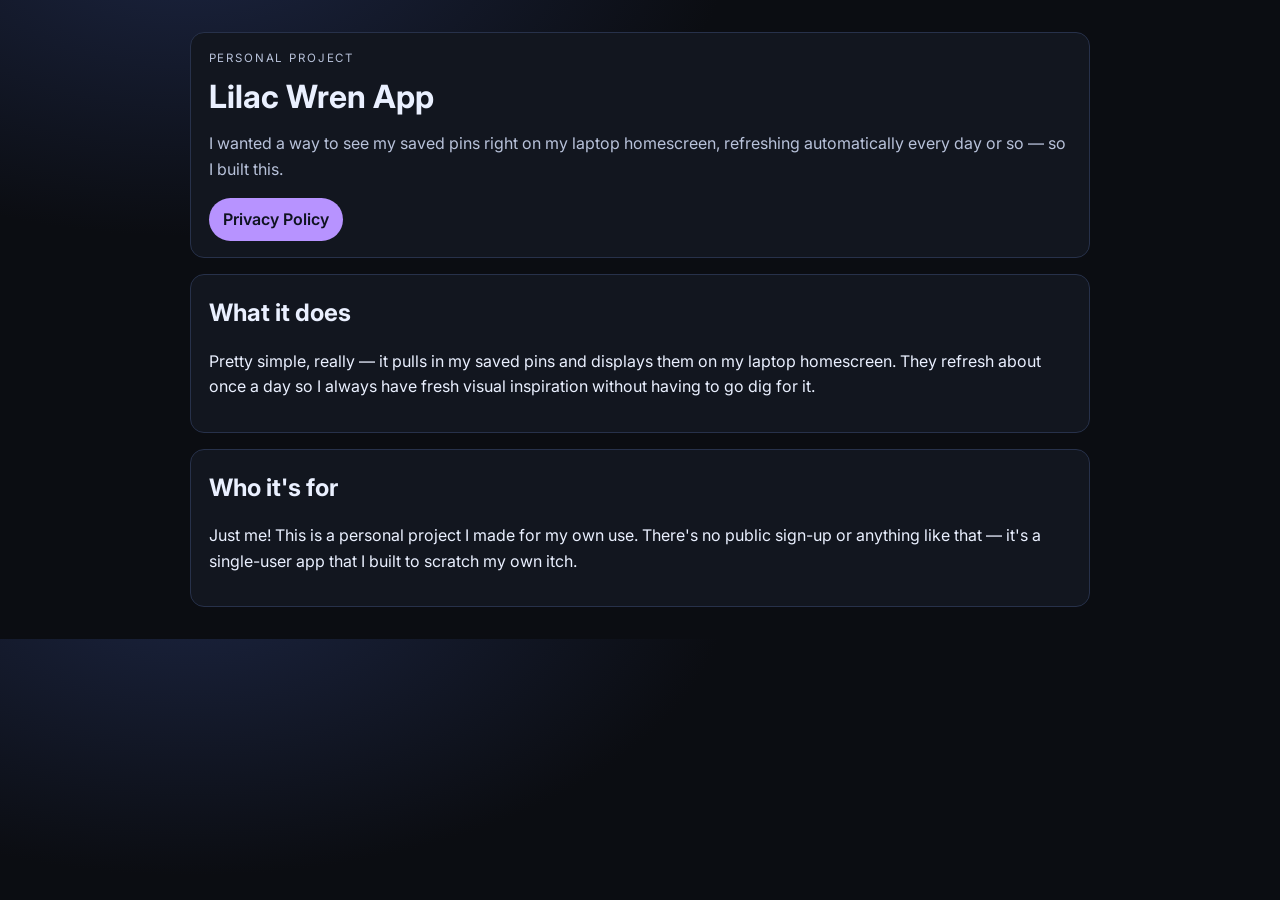
<file: index.html>
<!doctype html>
<html lang="en">
<head>
  <meta charset="utf-8"/>
  <meta name="viewport" content="width=device-width, initial-scale=1"/>
  <title>Lilac Wren App</title>
  <meta name="description" content="A personal app that puts my saved pins on my laptop homescreen."/>
  <link rel="preconnect" href="https://fonts.googleapis.com">
  <link rel="preconnect" href="https://fonts.gstatic.com" crossorigin>
  <link href="https://fonts.googleapis.com/css2?family=Inter:wght@400;500;600;700&display=swap" rel="stylesheet">
  <link rel="stylesheet" href="styles.css"/>
</head>
<body>
  <main class="wrap">
    <header class="hero card">
      <p class="eyebrow">Personal Project</p>
      <h1>Lilac Wren App</h1>
      <p class="lead">I wanted a way to see my saved pins right on my laptop homescreen, refreshing automatically every day or so — so I built this.</p>
      <div class="actions">
        <a class="btn" href="privacy.html">Privacy Policy</a>
      </div>
    </header>

    <section class="card">
      <h2>What it does</h2>
      <p>Pretty simple, really — it pulls in my saved pins and displays them on my laptop homescreen. They refresh about once a day so I always have fresh visual inspiration without having to go dig for it.</p>
    </section>

    <section class="card">
      <h2>Who it's for</h2>
      <p>Just me! This is a personal project I made for my own use. There's no public sign-up or anything like that — it's a single-user app that I built to scratch my own itch.</p>
    </section>
  </main>
</body>
</html>
</file>
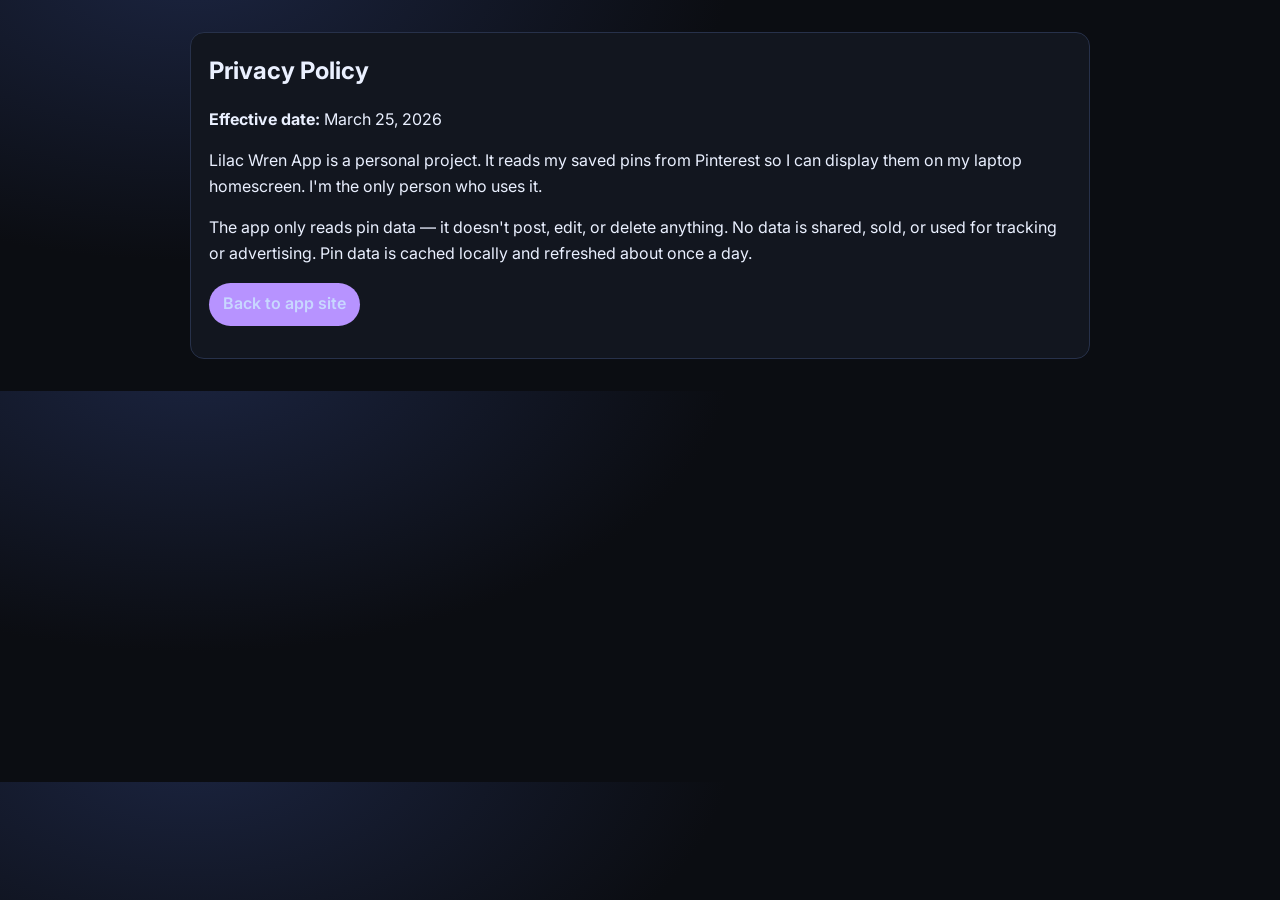
<file: privacy.html>
<!doctype html>
<html lang="en">
<head>
  <meta charset="utf-8"/>
  <meta name="viewport" content="width=device-width, initial-scale=1"/>
  <title>Privacy Policy | Lilac Wren App</title>
  <meta name="description" content="Privacy policy for Lilac Wren App."/>
  <link rel="preconnect" href="https://fonts.googleapis.com">
  <link rel="preconnect" href="https://fonts.gstatic.com" crossorigin>
  <link href="https://fonts.googleapis.com/css2?family=Inter:wght@400;500;600;700&display=swap" rel="stylesheet">
  <link rel="stylesheet" href="styles.css"/>
</head>
<body>
  <main class="wrap">
    <article class="card policy">
      <h1>Privacy Policy</h1>
      <p><strong>Effective date:</strong> March 25, 2026</p>

      <p>Lilac Wren App is a personal project. It reads my saved pins from Pinterest so I can display them on my laptop homescreen. I'm the only person who uses it.</p>

      <p>The app only reads pin data — it doesn't post, edit, or delete anything. No data is shared, sold, or used for tracking or advertising. Pin data is cached locally and refreshed about once a day.</p>

      <p><a class="btn" href="index.html">Back to app site</a></p>
    </article>
  </main>
</body>
</html>
</file>
<file: styles.css>
:root {
  --bg: #0b0d12;
  --card: #12161f;
  --text: #eaf0ff;
  --muted: #b8c2da;
  --accent: #b793ff;
  --line: #27314a;
}
* { box-sizing: border-box; }
html, body { margin: 0; padding: 0; }
body {
  font-family: Inter, system-ui, -apple-system, Segoe UI, Roboto, Arial, sans-serif;
  color: var(--text);
  background: radial-gradient(900px 500px at 15% -10%, #1b2440 0%, var(--bg) 60%);
  line-height: 1.6;
}
.wrap {
  width: min(900px, 92vw);
  margin: 2rem auto;
  display: grid;
  gap: 1rem;
}
.card {
  background: var(--card);
  border: 1px solid var(--line);
  border-radius: 14px;
  padding: 1rem 1.1rem;
}
.eyebrow {
  margin: 0;
  text-transform: uppercase;
  letter-spacing: .16em;
  font-size: .72rem;
  color: var(--muted);
}
h1, h2 { margin: .2rem 0 .6rem; }
.lead { color: var(--muted); margin: 0; }
ul { margin: .5rem 0 0 1.1rem; }
.btn {
  display: inline-block;
  text-decoration: none;
  color: #0f1320;
  background: var(--accent);
  border-radius: 999px;
  padding: .55rem .9rem;
  font-weight: 600;
}
.actions { margin-top: .95rem; }
.policy a { color: #c8d7ff; }
</file>
